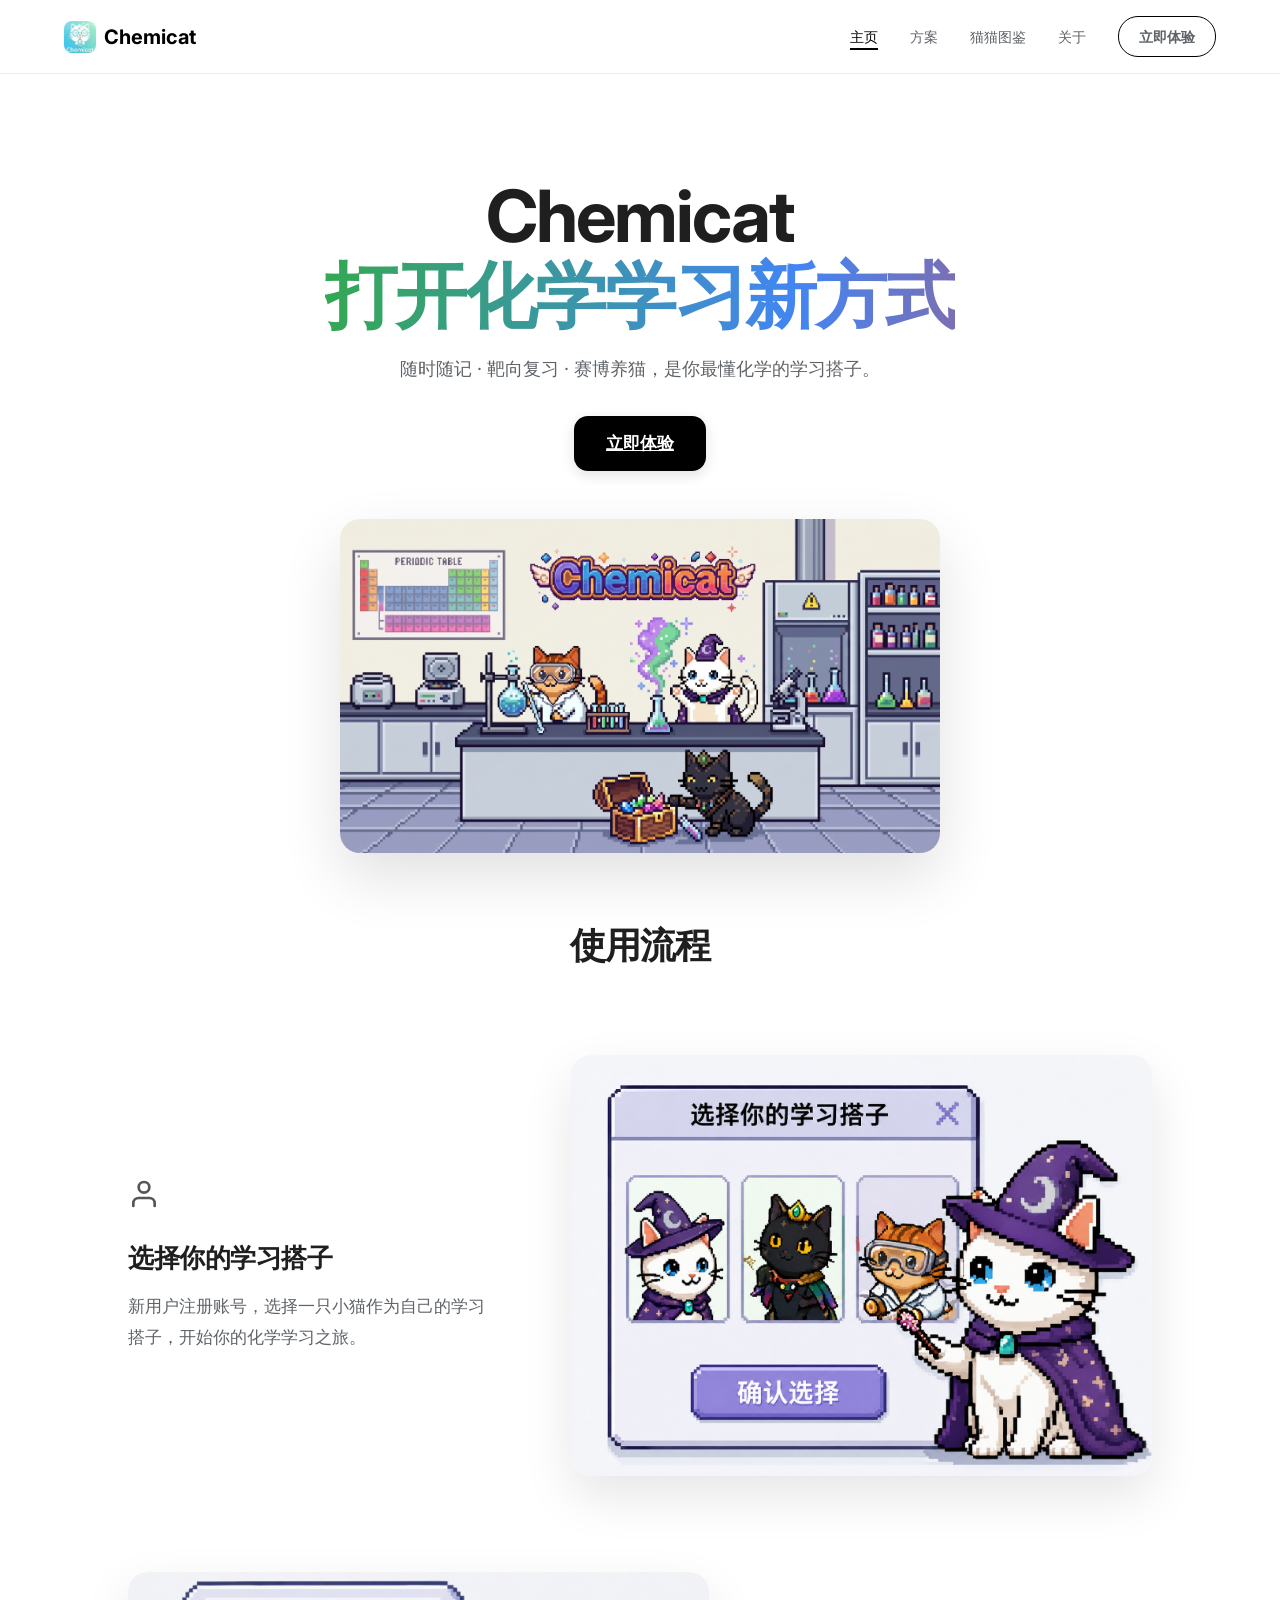
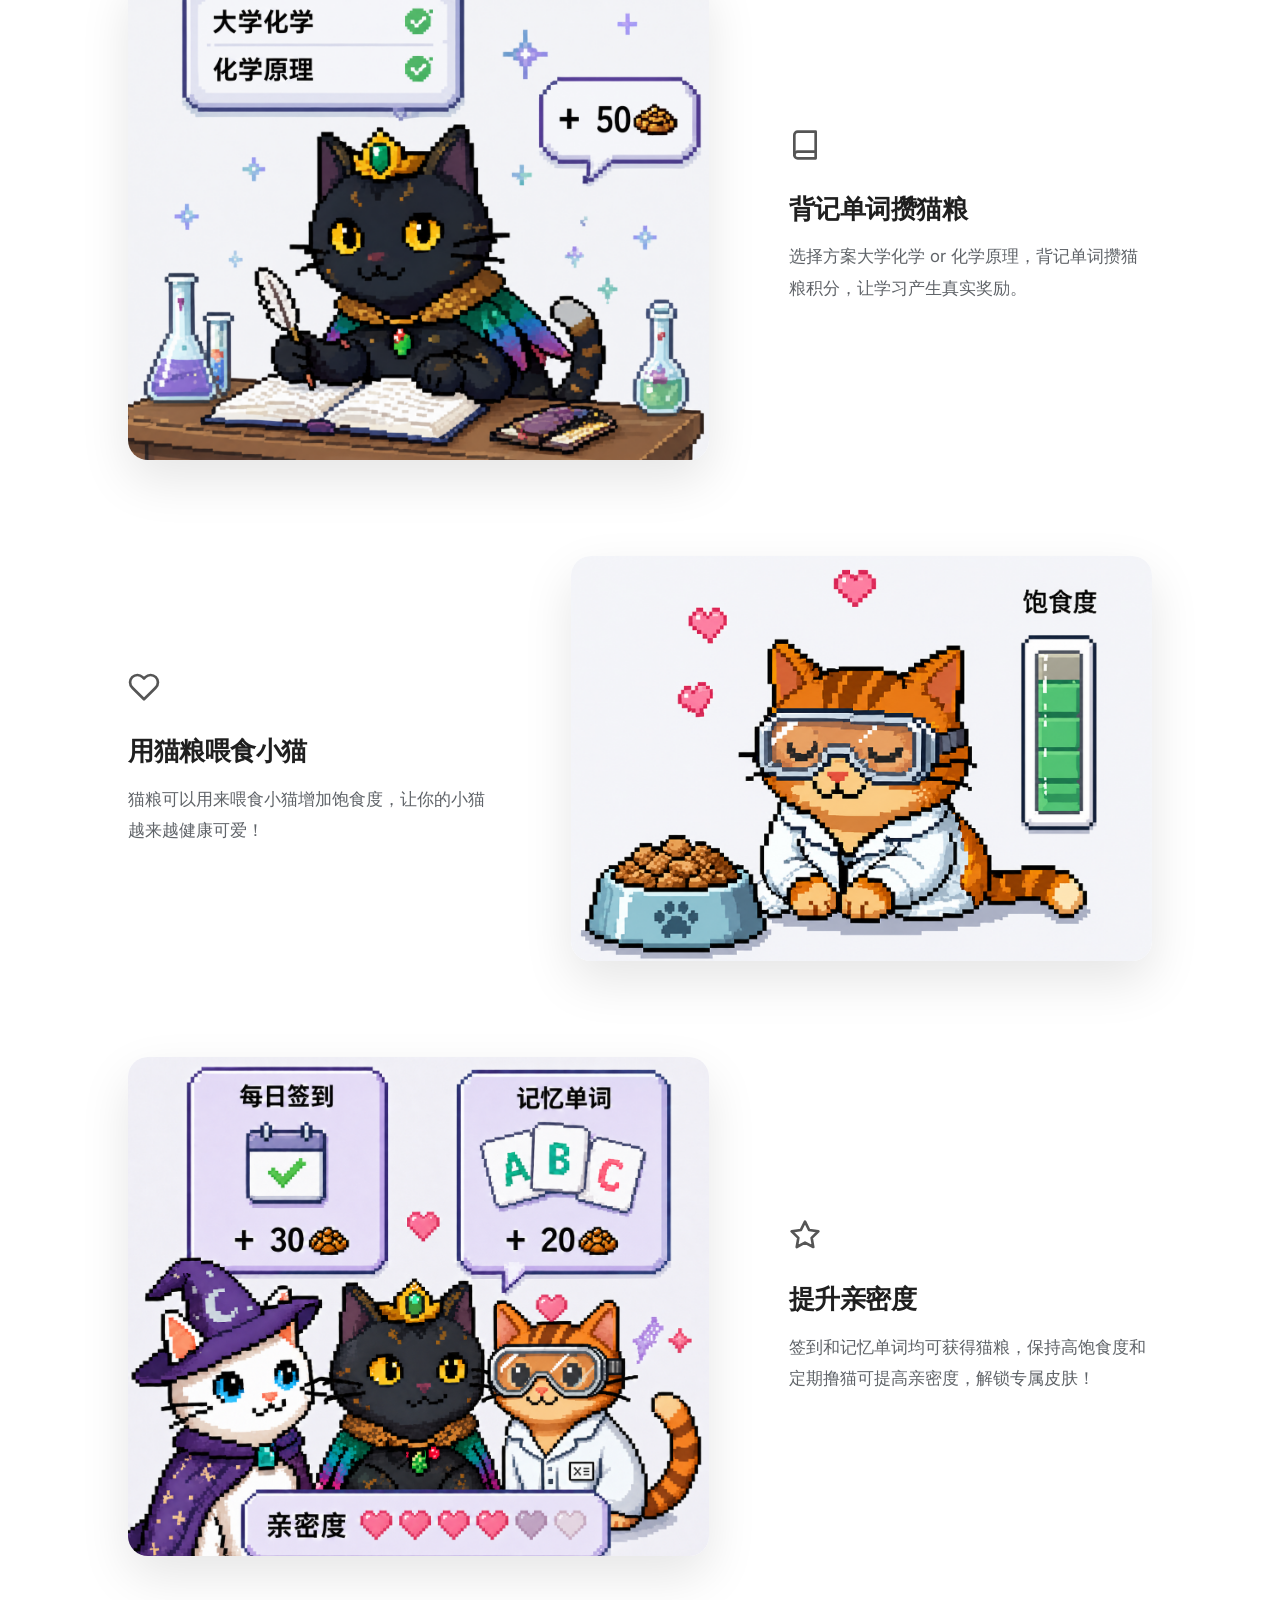
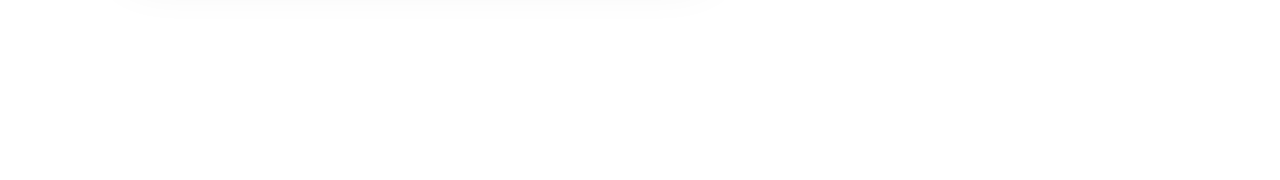
<file: index.html>
<!DOCTYPE html>
<html lang="zh-CN">

<head>
    <meta charset="UTF-8">
    <meta name="viewport" content="width=device-width, initial-scale=1.0">
    <title>Chemicat - 打开化学学习新方式</title>
    <meta name="description" content="Chemicat - 随时随记、靶向复习、赛博养猫，大化化原全覆盖的化学学习平台。">
    <link rel="preconnect" href="https://fonts.googleapis.com">
    <link rel="preconnect" href="https://fonts.gstatic.com" crossorigin>
    <link href="https://fonts.googleapis.com/css2?family=Inter:wght@400;500;600;700&display=swap" rel="stylesheet">
    <link rel="stylesheet" href="style.css">
</head>

<body>
    <header>
        <a href="index.html" class="logo">
            <img src="photo/icon.png" alt="Chemicat 图标" class="logo-img">
            Chemicat
        </a>
        <nav>
            <a class="active" href="index.html">主页</a>
            <a href="solutions.html">方案</a>
            <a href="cats.html">猫猫图鉴</a>
            <a href="about.html">关于</a>
            <a href="https://chemicat.vercel.app" class="btn-download">立即体验</a>
        </nav>
    </header>

    <main>
        <!-- Hero 区域 -->
        <section class="hero">
            <h1 class="animate">Chemicat<br><span class="gradient-text">打开化学学习新方式</span></h1>
            <p class="animate delay-1">随时随记 · 靶向复习 · 赛博养猫，是你最懂化学的学习搭子。</p>
            <a href="https://chemicat.vercel.app" class="btn-primary animate delay-2">立即体验</a>

            <div class="hero-theme-img animate delay-3">
                <img src="photo/theme.png" alt="Chemicat 主题图">
            </div>
        </section>


        <!-- 使用流程 -->
        <section class="feature-section">
            <h2 class="scroll-animate">使用流程</h2>

            <!-- 步骤 1 -->
            <div class="feature-grid scroll-animate">
                <div class="feature-content">
                    <div class="feature-icon">
                        <svg width="32" height="32" viewBox="0 0 24 24" fill="none" stroke="currentColor"
                            stroke-width="2" stroke-linecap="round" stroke-linejoin="round">
                            <path d="M20 21v-2a4 4 0 0 0-4-4H8a4 4 0 0 0-4 4v2"></path>
                            <circle cx="12" cy="7" r="4"></circle>
                        </svg>
                    </div>
                    <h3>选择你的学习搭子</h3>
                    <p>新用户注册账号，选择一只小猫作为自己的学习搭子，开始你的化学学习之旅。</p>
                </div>
                <div class="feature-image">
                    <img src="photo/1.png" alt="选择小猫学习搭子界面">
                </div>
            </div>

            <!-- 步骤 2 -->
            <div class="feature-grid scroll-animate alt-layout">
                <div class="feature-image">
                    <img src="photo/2.png" alt="添加学习方案界面">
                </div>
                <div class="feature-content">
                    <div class="feature-icon">
                        <svg width="32" height="32" viewBox="0 0 24 24" fill="none" stroke="currentColor"
                            stroke-width="2" stroke-linecap="round" stroke-linejoin="round">
                            <path d="M4 19.5A2.5 2.5 0 0 1 6.5 17H20"></path>
                            <path d="M6.5 2H20v20H6.5A2.5 2.5 0 0 1 4 19.5v-15A2.5 2.5 0 0 1 6.5 2z"></path>
                        </svg>
                    </div>
                    <h3>背记单词攒猫粮</h3>
                    <p>选择方案大学化学 or 化学原理，背记单词攒猫粮积分，让学习产生真实奖励。</p>
                </div>
            </div>

            <!-- 步骤 3 -->
            <div class="feature-grid scroll-animate">
                <div class="feature-content">
                    <div class="feature-icon">
                        <svg width="32" height="32" viewBox="0 0 24 24" fill="none" stroke="currentColor"
                            stroke-width="2" stroke-linecap="round" stroke-linejoin="round">
                            <path d="M20.84 4.61a5.5 5.5 0 0 0-7.78 0L12 5.67l-1.06-1.06a5.5 5.5 0 0 0-7.78 7.78l1.06 1.06L12 21.23l7.78-7.78 1.06-1.06a5.5 5.5 0 0 0 0-7.78z"></path>
                        </svg>
                    </div>
                    <h3>用猫粮喂食小猫</h3>
                    <p>猫粮可以用来喂食小猫增加饱食度，让你的小猫越来越健康可爱！</p>
                </div>
                <div class="feature-image">
                    <img src="photo/3.png" alt="用猫粮喂食小猫界面">
                </div>
            </div>

            <!-- 步骤 4 -->
            <div class="feature-grid scroll-animate alt-layout">
                <div class="feature-image">
                    <img src="photo/4.png" alt="签到与亲密度界面">
                </div>
                <div class="feature-content">
                    <div class="feature-icon">
                        <svg width="32" height="32" viewBox="0 0 24 24" fill="none" stroke="currentColor"
                            stroke-width="2" stroke-linecap="round" stroke-linejoin="round">
                            <polygon points="12 2 15.09 8.26 22 9.27 17 14.14 18.18 21.02 12 17.77 5.82 21.02 7 14.14 2 9.27 8.91 8.26 12 2"></polygon>
                        </svg>
                    </div>
                    <h3>提升亲密度</h3>
                    <p>签到和记忆单词均可获得猫粮，保持高饱食度和定期撸猫可提高亲密度，解锁专属皮肤！</p>
                </div>
            </div>
        </section>
    </main>

    <script src="main.js"></script>
</body>

</html>
</file>
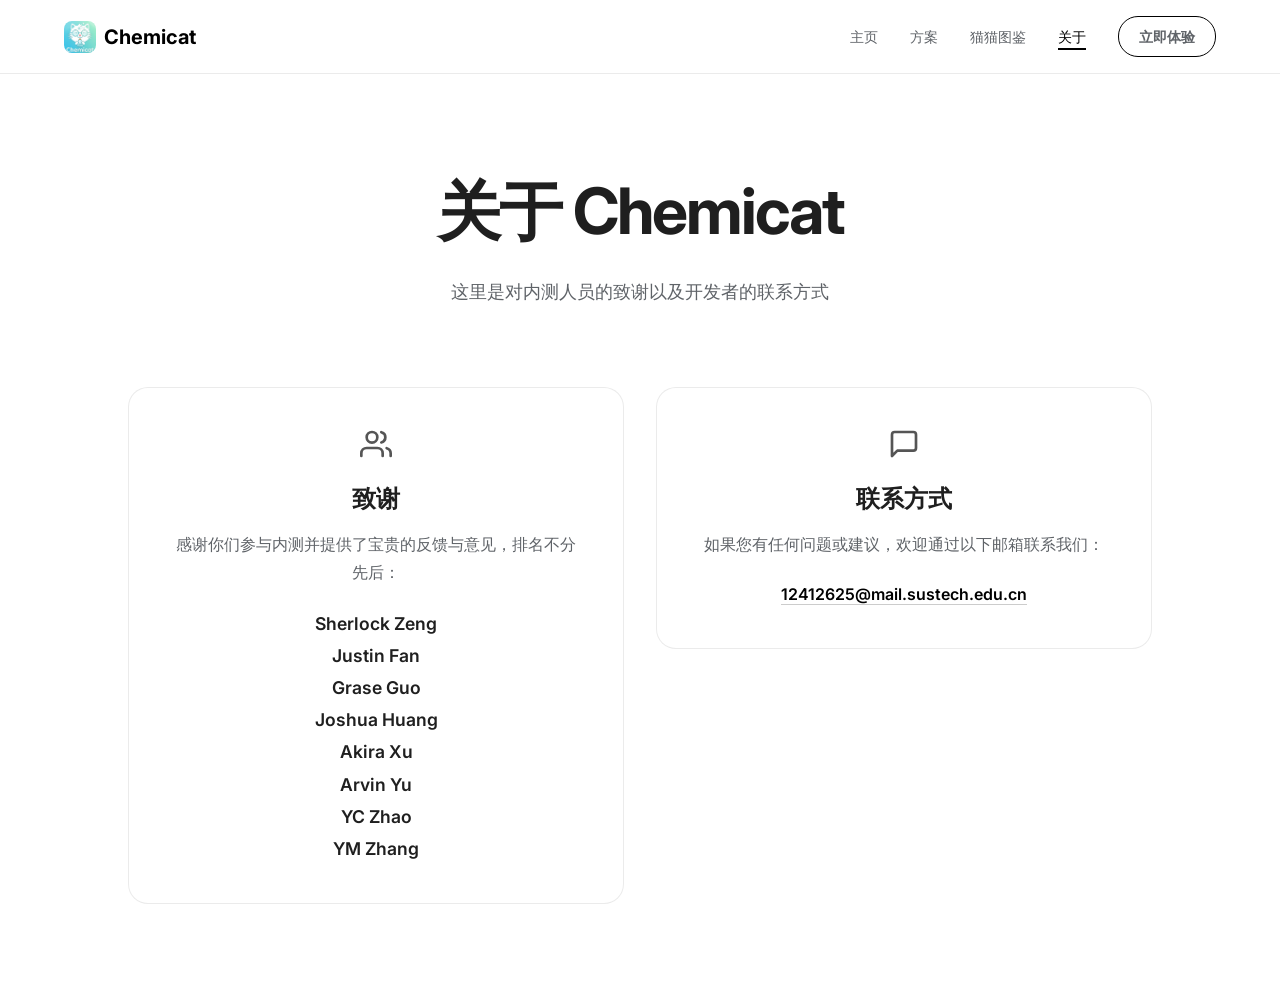
<file: about.html>
<!DOCTYPE html>
<html lang="zh-CN">

<head>
    <meta charset="UTF-8">
    <meta name="viewport" content="width=device-width, initial-scale=1.0">
    <title>关于 - Chemicat</title>
    <meta name="description" content="关于 Chemicat - 项目介绍、致谢与联系方式。">
    <link rel="preconnect" href="https://fonts.googleapis.com">
    <link rel="preconnect" href="https://fonts.gstatic.com" crossorigin>
    <link href="https://fonts.googleapis.com/css2?family=Inter:wght@400;500;600;700&display=swap" rel="stylesheet">
    <link rel="stylesheet" href="style.css">
</head>

<body>
    <header>
        <a href="index.html" class="logo">
            <img src="photo/icon.png" alt="Chemicat 图标" class="logo-img">
            Chemicat
        </a>
        <nav>
            <a href="index.html">主页</a>
            <a href="solutions.html">方案</a>
            <a href="cats.html">猫猫图鉴</a>
            <a class="active" href="about.html">关于</a>
            <a href="https://chemicat.vercel.app" class="btn-download">立即体验</a>
        </nav>
    </header>

    <main class="subpage">
        <section class="page-hero">
            <h1 class="animate">关于 Chemicat</h1>
            <p class="animate delay-1">这里是对内测人员的致谢以及开发者的联系方式</p>
        </section>

        <section class="about-grid">
            <article class="content-card scroll-animate text-center">
                <div class="about-icon">
                    <svg width="32" height="32" viewBox="0 0 24 24" fill="none" stroke="currentColor" stroke-width="2"
                        stroke-linecap="round" stroke-linejoin="round">
                        <path d="M17 21v-2a4 4 0 0 0-4-4H5a4 4 0 0 0-4 4v2"></path>
                        <circle cx="9" cy="7" r="4"></circle>
                        <path d="M23 21v-2a4 4 0 0 0-3-3.87"></path>
                        <path d="M16 3.13a4 4 0 0 1 0 7.75"></path>
                    </svg>
                </div>
                <h2>致谢</h2>
                <p>感谢你们参与内测并提供了宝贵的反馈与意见，排名不分先后：</p>
                <div class="thanks-list">
                    <span>Sherlock Zeng</span>
                    <span>Justin Fan</span>
                    <span>Grase Guo</span>
                    <span>Joshua Huang</span>
                    <span>Akira Xu</span>
                    <span>Arvin Yu</span>
                    <span>YC Zhao</span>
                    <span>YM Zhang</span>
                </div>
            </article>

            <article class="content-card scroll-animate text-center">
                <div class="about-icon">
                    <svg width="32" height="32" viewBox="0 0 24 24" fill="none" stroke="currentColor" stroke-width="2"
                        stroke-linecap="round" stroke-linejoin="round">
                        <path d="M21 15a2 2 0 0 1-2 2H7l-4 4V5a2 2 0 0 1 2-2h14a2 2 0 0 1 2 2z"></path>
                    </svg>
                </div>
                <h2>联系方式</h2>
                <p>
                    如果您有任何问题或建议，欢迎通过以下邮箱联系我们：
                </p>
                <a href="mailto:12412625@mail.sustech.edu.cn" class="contact-email">12412625@mail.sustech.edu.cn</a>
            </article>
        </section>
    </main>

    <script src="main.js"></script>
</body>

</html>
</file>
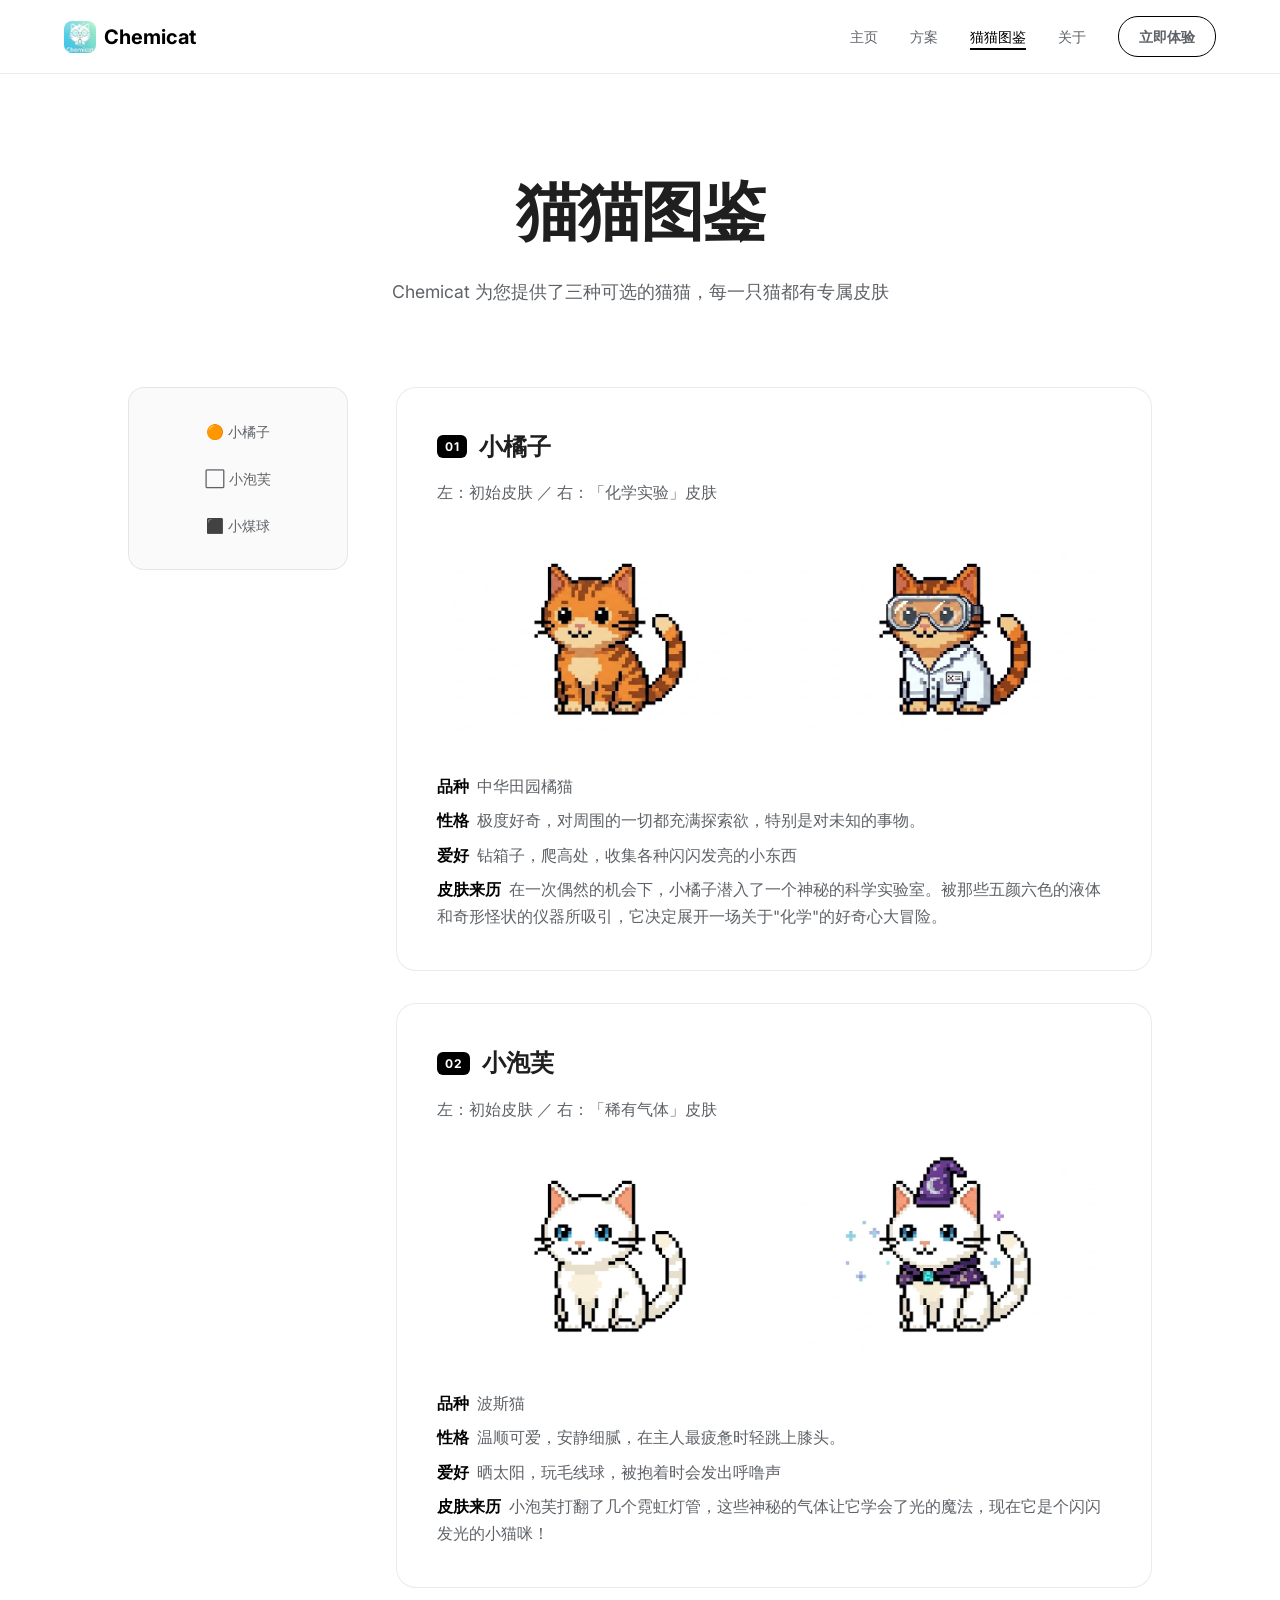
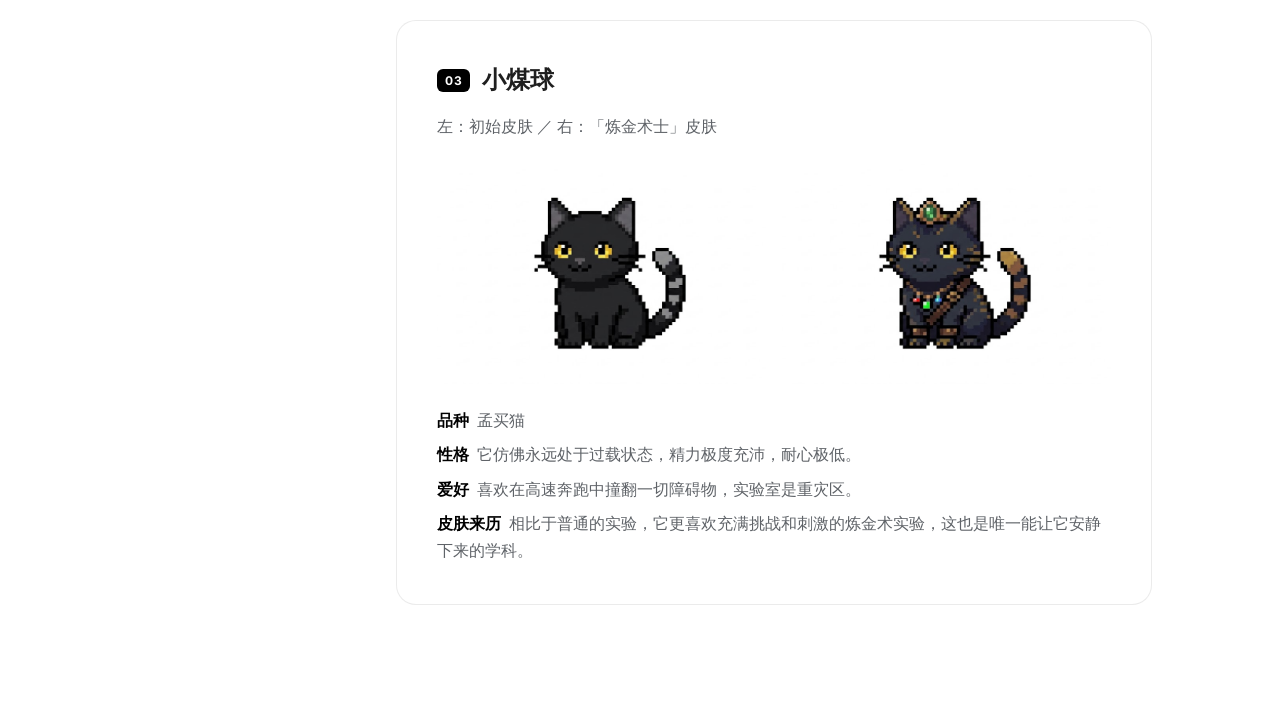
<file: cats.html>
<!DOCTYPE html>
<html lang="zh-CN">

<head>
    <meta charset="UTF-8">
    <meta name="viewport" content="width=device-width, initial-scale=1.0">
    <title>猫猫图鉴 - Chemicat</title>
    <meta name="description" content="Chemicat 猫猫图鉴 - 查看所有学习搭子、皮肤与亲密度成长故事。">
    <link rel="preconnect" href="https://fonts.googleapis.com">
    <link rel="preconnect" href="https://fonts.gstatic.com" crossorigin>
    <link href="https://fonts.googleapis.com/css2?family=Inter:wght@400;500;600;700&display=swap" rel="stylesheet">
    <link rel="stylesheet" href="style.css">
</head>

<body>
    <header>
        <a href="index.html" class="logo">
            <img src="photo/icon.png" alt="Chemicat 图标" class="logo-img">
            Chemicat
        </a>
        <nav>
            <a href="index.html">主页</a>
            <a href="solutions.html">方案</a>
            <a class="active" href="cats.html">猫猫图鉴</a>
            <a href="about.html">关于</a>
            <a href="https://chemicat.vercel.app" class="btn-download">立即体验</a>
        </nav>
    </header>

    <main class="subpage">
        <section class="page-hero">
            <h1 class="animate">猫猫图鉴</h1>
            <p class="animate delay-1">Chemicat 为您提供了三种可选的猫猫，每一只猫都有专属皮肤</p>
        </section>

        <section class="split-layout">
            <aside class="sidebar">
                <nav>
                    <a href="#cat-1">🟠 小橘子</a>
                    <a href="#cat-2">⬜ 小泡芙</a>
                    <a href="#cat-3">⬛ 小煤球</a>
                </nav>
            </aside>

            <div class="content-stack">
                <article class="content-card" id="cat-1">
                    <h2><span class="chapter-label">01</span> 小橘子</h2>
                    <p class="skin-label">左：初始皮肤 ／ 右：「化学实验」皮肤</p>
                    <div class="cat-gallery">
                        <img src="catphoto/orange_1.jpg" alt="橘猫图鉴 1">
                        <img src="catphoto/orange_2.jpg" alt="橘猫图鉴 2">
                    </div>
                    <div class="cat-info">
                        <div class="cat-info-item"><span class="label">品种</span>中华田园橘猫</div>
                        <div class="cat-info-item"><span class="label">性格</span>极度好奇，对周围的一切都充满探索欲，特别是对未知的事物。</div>
                        <div class="cat-info-item"><span class="label">爱好</span>钻箱子，爬高处，收集各种闪闪发亮的小东西</div>
                        <div class="cat-info-item"><span
                                class="label">皮肤来历</span>在一次偶然的机会下，小橘子潜入了一个神秘的科学实验室。被那些五颜六色的液体和奇形怪状的仪器所吸引，它决定展开一场关于"化学"的好奇心大冒险。
                        </div>
                    </div>
                </article>

                <article class="content-card" id="cat-2">
                    <h2><span class="chapter-label">02</span> 小泡芙</h2>
                    <p class="skin-label">左：初始皮肤 ／ 右：「稀有气体」皮肤</p>
                    <div class="cat-gallery">
                        <img src="catphoto/white_1.jpg" alt="白猫图鉴 1">
                        <img src="catphoto/white_2.jpg" alt="白猫图鉴 2">
                    </div>
                    <div class="cat-info">
                        <div class="cat-info-item"><span class="label">品种</span>波斯猫</div>
                        <div class="cat-info-item"><span class="label">性格</span>温顺可爱，安静细腻，在主人最疲惫时轻跳上膝头。</div>
                        <div class="cat-info-item"><span class="label">爱好</span>晒太阳，玩毛线球，被抱着时会发出呼噜声</div>
                        <div class="cat-info-item"><span
                                class="label">皮肤来历</span>小泡芙打翻了几个霓虹灯管，这些神秘的气体让它学会了光的魔法，现在它是个闪闪发光的小猫咪！</div>
                    </div>
                </article>

                <article class="content-card" id="cat-3">
                    <h2><span class="chapter-label">03</span> 小煤球</h2>
                    <p class="skin-label">左：初始皮肤 ／ 右：「炼金术士」皮肤</p>
                    <div class="cat-gallery">
                        <img src="catphoto/black_1.jpg" alt="黑猫图鉴 1">
                        <img src="catphoto/black_2.jpg" alt="黑猫图鉴 2">
                    </div>
                    <div class="cat-info">
                        <div class="cat-info-item"><span class="label">品种</span>孟买猫</div>
                        <div class="cat-info-item"><span class="label">性格</span>它仿佛永远处于过载状态，精力极度充沛，耐心极低。</div>
                        <div class="cat-info-item"><span class="label">爱好</span>喜欢在高速奔跑中撞翻一切障碍物，实验室是重灾区。</div>
                        <div class="cat-info-item"><span
                                class="label">皮肤来历</span>相比于普通的实验，它更喜欢充满挑战和刺激的炼金术实验，这也是唯一能让它安静下来的学科。</div>
                    </div>
                </article>
            </div>
        </section>
    </main>

    <script src="main.js"></script>
</body>

</html>
</file>
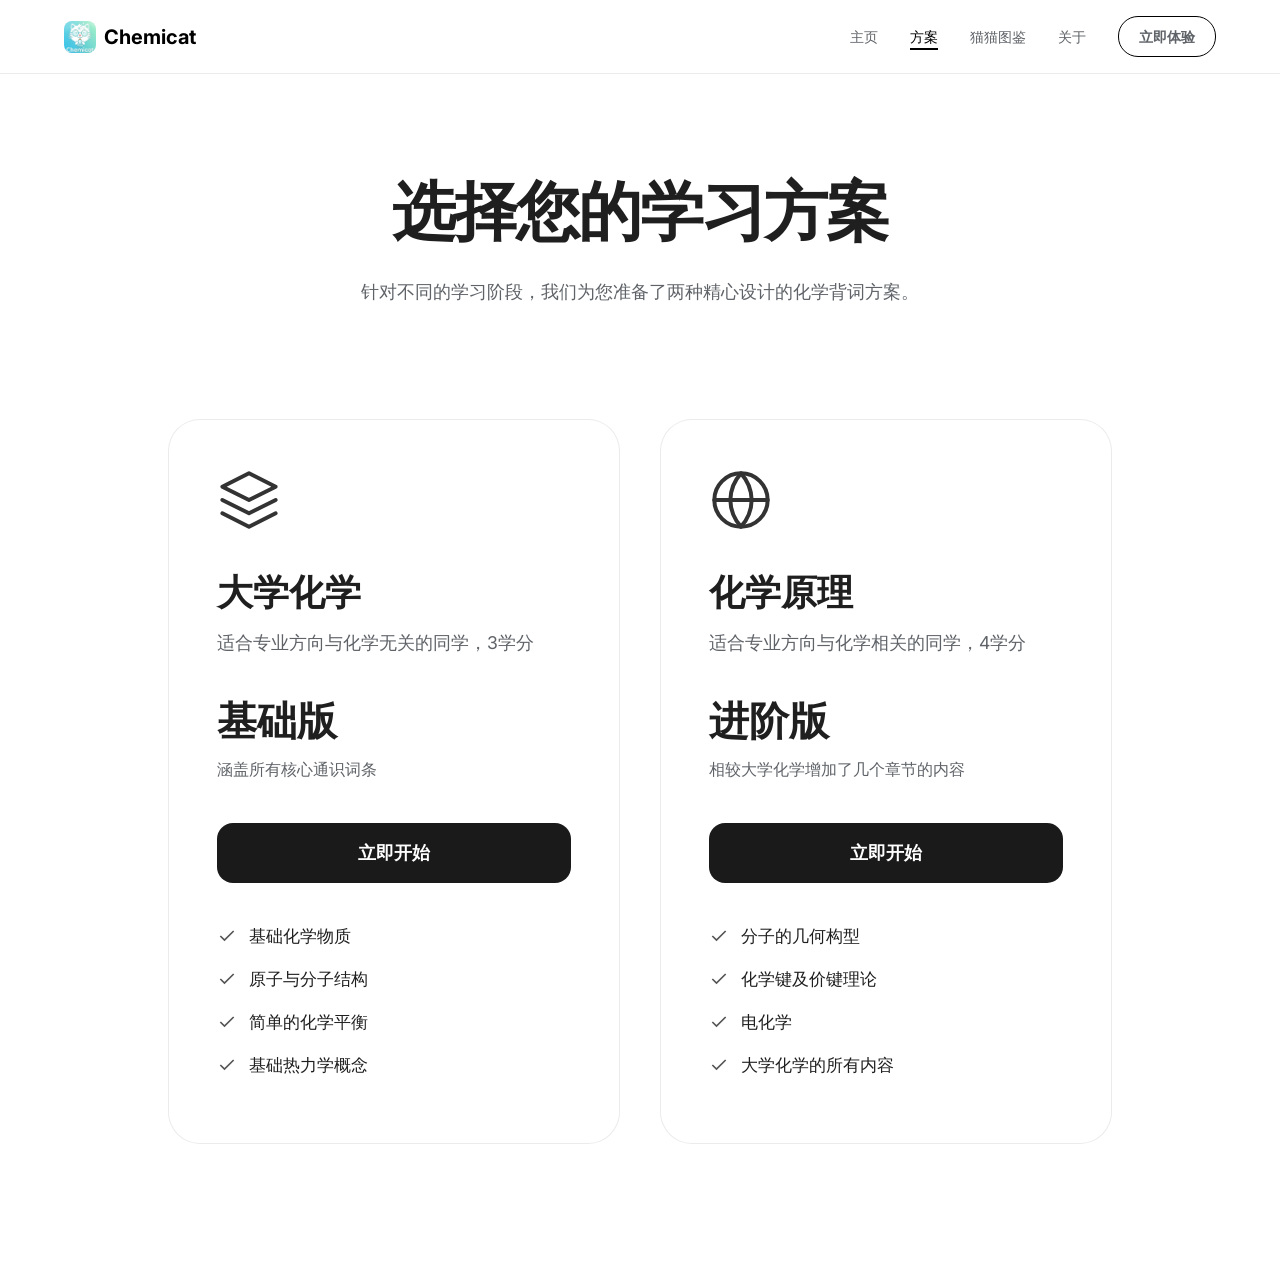
<file: solutions.html>
<!DOCTYPE html>
<html lang="zh-CN">

<head>
    <meta charset="UTF-8">
    <meta name="viewport" content="width=device-width, initial-scale=1.0">
    <title>方案 - Chemicat</title>
    <meta name="description" content="Chemicat 方案 - 大学化学与化学原理背词方案。">
    <link rel="preconnect" href="https://fonts.googleapis.com">
    <link rel="preconnect" href="https://fonts.gstatic.com" crossorigin>
    <link href="https://fonts.googleapis.com/css2?family=Inter:wght@400;500;600;700&display=swap" rel="stylesheet">
    <link rel="stylesheet" href="style.css">
</head>

<body>
    <header>
        <a href="index.html" class="logo">
            <img src="photo/icon.png" alt="Chemicat 图标" class="logo-img">
            Chemicat
        </a>
        <nav>
            <a href="index.html">主页</a>
            <a class="active" href="solutions.html">方案</a>
            <a href="cats.html">猫猫图鉴</a>
            <a href="about.html">关于</a>
            <a href="https://chemicat.vercel.app" class="btn-download">立即体验</a>
        </nav>
    </header>

    <main class="subpage">
        <section class="page-hero">
            <h1 class="animate">选择您的学习方案</h1>
            <p class="animate delay-1">针对不同的学习阶段，我们为您准备了两种精心设计的化学背词方案。</p>
        </section>

        <section class="solutions-grid animate delay-2">
            <!-- 大学化学 -->
            <div class="plan-card">
                <div class="plan-icon">
                    <svg viewBox="0 0 24 24" fill="none" stroke="currentColor" stroke-width="1.5" stroke-linecap="round"
                        stroke-linejoin="round">
                        <path d="M12 2L2 7l10 5 10-5-10-5zM2 17l10 5 10-5M2 12l10 5 10-5" />
                    </svg>
                </div>
                <h2>大学化学</h2>
                <p class="plan-desc">适合专业方向与化学无关的同学，3学分</p>
                <div class="plan-price">基础版</div>
                <div class="plan-price-sub">涵盖所有核心通识词条</div>
                <a href="https://chemicat.vercel.app" class="btn-plan">立即开始</a>
                <ul class="plan-features">
                    <li><svg viewBox="0 0 24 24" fill="none" stroke="currentColor" stroke-width="2">
                            <polyline points="20 6 9 17 4 12" />
                        </svg> 基础化学物质</li>
                    <li><svg viewBox="0 0 24 24" fill="none" stroke="currentColor" stroke-width="2">
                            <polyline points="20 6 9 17 4 12" />
                        </svg> 原子与分子结构</li>
                    <li><svg viewBox="0 0 24 24" fill="none" stroke="currentColor" stroke-width="2">
                            <polyline points="20 6 9 17 4 12" />
                        </svg> 简单的化学平衡</li>
                    <li><svg viewBox="0 0 24 24" fill="none" stroke="currentColor" stroke-width="2">
                            <polyline points="20 6 9 17 4 12" />
                        </svg> 基础热力学概念</li>
                </ul>
            </div>

            <!-- 化学原理 -->
            <div class="plan-card">
                <div class="plan-icon">
                    <svg viewBox="0 0 24 24" fill="none" stroke="currentColor" stroke-width="1.5" stroke-linecap="round"
                        stroke-linejoin="round">
                        <circle cx="12" cy="12" r="10" />
                        <line x1="2" y1="12" x2="22" y2="12" />
                        <path
                            d="M12 2a15.3 15.3 0 0 1 4 10 15.3 15.3 0 0 1-4 10 15.3 15.3 0 0 1-4-10 15.3 15.3 0 0 1 4-10z" />
                    </svg>
                </div>
                <h2>化学原理</h2>
                <p class="plan-desc">适合专业方向与化学相关的同学，4学分</p>
                <div class="plan-price">进阶版</div>
                <div class="plan-price-sub">相较大学化学增加了几个章节的内容</div>
                <a href="https://chemicat.vercel.app" class="btn-plan">立即开始</a>
                <ul class="plan-features">
                    <li><svg viewBox="0 0 24 24" fill="none" stroke="currentColor" stroke-width="2">
                            <polyline points="20 6 9 17 4 12" />
                        </svg> 分子的几何构型</li>
                    <li><svg viewBox="0 0 24 24" fill="none" stroke="currentColor" stroke-width="2">
                            <polyline points="20 6 9 17 4 12" />
                        </svg> 化学键及价键理论</li>
                    <li><svg viewBox="0 0 24 24" fill="none" stroke="currentColor" stroke-width="2">
                            <polyline points="20 6 9 17 4 12" />
                        </svg> 电化学</li>
                    <li><svg viewBox="0 0 24 24" fill="none" stroke="currentColor" stroke-width="2">
                            <polyline points="20 6 9 17 4 12" />
                        </svg> 大学化学的所有内容</li>
                </ul>
            </div>
        </section>
    </main>

    <script src="main.js"></script>
</body>

</html>
</file>
<file: style.css>
:root {
  --primary-color: #000;
  --text-color: #1f1f1f;
  --secondary-text: #5f6368;
  --bg-color: #fff;
  --border-color: rgba(0, 0, 0, 0.08);
  --card-bg: #fafafa;
  --font-family: 'Inter', -apple-system, BlinkMacSystemFont, 'Segoe UI', Roboto, sans-serif;
  --transition: all 0.3s cubic-bezier(0.4, 0, 0.2, 1);
  --radius: 20px;
}

* {
  margin: 0;
  padding: 0;
  box-sizing: border-box;
}

body {
  font-family: var(--font-family);
  color: var(--text-color);
  background-color: var(--bg-color);
  line-height: 1.6;
  overflow-x: hidden;
}

/* ============================================================
   HEADER / NAV
   ============================================================ */
header {
  position: fixed;
  top: 0;
  width: 100%;
  padding: 1rem 5%;
  display: flex;
  justify-content: space-between;
  align-items: center;
  background: rgba(255, 255, 255, 0.85);
  backdrop-filter: blur(12px);
  -webkit-backdrop-filter: blur(12px);
  z-index: 1000;
  border-bottom: 1px solid var(--border-color);
  transition: padding 0.3s ease, box-shadow 0.3s ease;
}

.logo {
  display: flex;
  align-items: center;
  gap: 8px;
  font-size: 1.25rem;
  font-weight: 700;
  color: #000;
  text-decoration: none;
}

.logo-img {
  width: 32px;
  height: 32px;
  border-radius: 8px;
  object-fit: cover;
}

nav {
  display: flex;
  align-items: center;
  gap: 2rem;
}

nav a {
  text-decoration: none;
  color: var(--secondary-text);
  font-size: 0.9rem;
  font-weight: 500;
  transition: var(--transition);
  position: relative;
}

nav a::after {
  content: '';
  position: absolute;
  bottom: -2px;
  left: 0;
  width: 0;
  height: 2px;
  background: #000;
  transition: width 0.25s ease;
}

nav a:hover,
nav a.active {
  color: #000;
}

nav a.active::after,
nav a:hover::after {
  width: 100%;
}

.btn-download {
  padding: 8px 20px;
  border: 1.5px solid #000;
  border-radius: 20px;
  background: transparent;
  font-family: var(--font-family);
  font-size: 0.9rem;
  font-weight: 600;
  cursor: pointer;
  transition: var(--transition);
}

.btn-download:hover {
  background: #000;
  color: #fff;
}

main {
  padding-top: 80px;
}

/* ============================================================
   HERO SECTION (index.html)
   ============================================================ */
.hero {
  padding: 6rem 10% 0;
  display: flex;
  flex-direction: column;
  align-items: center;
  text-align: center;
  min-height: unset;
  justify-content: center;
  gap: 0;
}

.hero-theme-img {
  width: min(600px, 80%);
  border-radius: var(--radius);
  overflow: hidden;
  box-shadow: 0 24px 60px rgba(0,0,0,0.12);
  margin-bottom: 0;
}

.hero-theme-img img {
  width: 100%;
  height: auto;
  display: block;
}

.hero h1 {
  font-size: clamp(2.5rem, 6vw, 4.5rem);
  font-weight: 700;
  letter-spacing: -2px;
  margin-bottom: 1.25rem;
  line-height: 1.1;
}

/* Flowing gradient text */
.gradient-text {
  background: linear-gradient(
    90deg,
    #34a853,
    #4285f4,
    #ea4335,
    #fbbc05,
    #34a853
  );
  background-size: 300% auto;
  -webkit-background-clip: text;
  -webkit-text-fill-color: transparent;
  background-clip: text;
  display: inline-block;
  animation: flow 5s linear infinite;
}

@keyframes flow {
  0%   { background-position: 0% center; }
  100% { background-position: 300% center; }
}

.hero p {
  font-size: 1.15rem;
  color: var(--secondary-text);
  max-width: 560px;
  margin-bottom: 2rem;
}

.btn-primary {
  padding: 14px 32px;
  background: #000;
  color: #fff;
  border: none;
  border-radius: 14px;
  font-family: var(--font-family);
  font-size: 1.05rem;
  font-weight: 600;
  cursor: pointer;
  transition: var(--transition);
  box-shadow: 0 4px 14px rgba(0,0,0,0.12);
  margin-bottom: 3rem;
}

.btn-primary:hover {
  transform: translateY(-2px);
  box-shadow: 0 8px 24px rgba(0,0,0,0.18);
  background: #222;
}



/* ============================================================
   FEATURE SECTION (index.html - steps)
   ============================================================ */
.feature-section {
  padding: 4rem 10% 8rem;
  display: flex;
  flex-direction: column;
  align-items: stretch;
  text-align: left;
  min-height: unset;
}

.feature-section > h2 {
  font-size: 2.25rem;
  font-weight: 700;
  margin-bottom: 5rem;
  text-align: center;
  letter-spacing: -1px;
}

/* Each feature row */
.feature-grid {
  display: grid;
  grid-template-columns: 1fr 1.6fr;
  gap: 5rem;
  align-items: center;
  margin-bottom: 6rem;
}

.feature-grid.alt-layout {
  grid-template-columns: 1.6fr 1fr;
}

.feature-grid.alt-layout .feature-content {
  order: 2;
}

.feature-grid.alt-layout .feature-image {
  order: 1;
}

.feature-content {
  max-width: 480px;
}

.feature-icon {
  margin-bottom: 1.25rem;
  color: #555;
}

.feature-content h3 {
  font-size: 1.6rem;
  font-weight: 700;
  margin-bottom: 0.75rem;
  letter-spacing: -0.5px;
}

.feature-content p {
  color: var(--secondary-text);
  font-size: 1.05rem;
  line-height: 1.85;
}

.feature-image {
  border-radius: var(--radius);
  overflow: hidden;
  box-shadow: 0 20px 50px rgba(0,0,0,0.1);
  transition: transform 0.4s ease, box-shadow 0.4s ease;
}

.feature-image img {
  width: 100%;
  height: auto;
  display: block;
}

.feature-image:hover {
  transform: translateY(-4px);
  box-shadow: 0 28px 60px rgba(0,0,0,0.15);
}

/* ============================================================
   SUBPAGES (vocabulary, cats, about)
   ============================================================ */
main.subpage {
  padding-top: 80px;
}

.page-hero {
  padding: 5rem 10% 3rem;
  text-align: center;
  display: flex;
  flex-direction: column;
  align-items: center;
  min-height: unset;
}

.page-hero h1 {
  font-size: clamp(2.5rem, 6vw, 4rem);
  font-weight: 700;
  letter-spacing: -2px;
  margin-bottom: 1rem;
}

.page-hero p {
  font-size: 1.1rem;
  color: var(--secondary-text);
  max-width: 600px;
}

/* Split layout: sidebar + content */
.split-layout {
  display: grid;
  grid-template-columns: 220px 1fr;
  gap: 3rem;
  padding: 2rem 10% 6rem;
  align-items: start;
  min-height: unset;
}

.sidebar {
  position: sticky;
  top: 100px;
  background: var(--card-bg);
  border: 1px solid var(--border-color);
  border-radius: 16px;
  padding: 1.5rem;
}

.sidebar nav {
  display: flex;
  flex-direction: column;
  gap: 0.5rem;
}

.sidebar nav a {
  text-decoration: none;
  color: var(--secondary-text);
  font-size: 0.9rem;
  font-weight: 500;
  padding: 0.5rem 0.75rem;
  border-radius: 8px;
  transition: var(--transition);
}

.sidebar nav a::after {
  display: none;
}

.sidebar nav a:hover {
  color: #000;
  background: rgba(0,0,0,0.05);
}

.content-stack {
  display: flex;
  flex-direction: column;
  gap: 2rem;
}

/* Content cards */
.content-card {
  background: #fff;
  border: 1px solid var(--border-color);
  border-radius: var(--radius);
  padding: 2.5rem;
  transition: var(--transition);
}

.content-card:hover {
  box-shadow: 0 8px 32px rgba(0,0,0,0.07);
  transform: translateY(-2px);
}

.content-card h2 {
  font-size: 1.5rem;
  font-weight: 700;
  margin-bottom: 0.75rem;
  display: flex;
  align-items: center;
  gap: 0.75rem;
}

.content-card p {
  color: var(--secondary-text);
  font-size: 1rem;
  line-height: 1.75;
  margin-bottom: 1.5rem;
}

.chapter-label {
  font-size: 0.75rem;
  font-weight: 700;
  background: #000;
  color: #fff;
  padding: 2px 8px;
  border-radius: 6px;
  letter-spacing: 0.05em;
}

/* Vocab tiles */
.vocab-grid {
  display: flex;
  flex-wrap: wrap;
  gap: 0.75rem;
  margin-top: 0.5rem;
}

.vocab-tile {
  padding: 8px 16px;
  background: #f4f4f5;
  border-radius: 8px;
  font-size: 0.9rem;
  font-weight: 500;
  color: #333;
  transition: var(--transition);
  cursor: default;
}

.vocab-tile:hover {
  background: #000;
  color: #fff;
}

/* Cat gallery */
.skin-label {
  font-size: 0.875rem;
  color: var(--secondary-text);
  margin-bottom: 1rem;
}

.cat-gallery {
  display: grid;
  grid-template-columns: 1fr 1fr;
  gap: 1rem;
  margin-bottom: 1.5rem;
}

.cat-gallery img {
  width: 100%;
  height: 220px;
  object-fit: cover;
  border-radius: 12px;
  display: block;
  transition: transform 0.3s ease;
}

.cat-gallery img:hover {
  transform: scale(1.03);
}

.cat-info {
  display: flex;
  flex-direction: column;
  gap: 0.5rem;
}

.cat-info-item {
  font-size: 0.975rem;
  color: var(--secondary-text);
  line-height: 1.7;
}

.cat-info-item .label {
  font-weight: 700;
  color: #000;
  margin-right: 0.5rem;
}

/* About page */
.about-grid {
  padding: 2rem 10% 6rem;
  display: grid;
  grid-template-columns: 1fr 1fr;
  gap: 2rem;
  align-items: start;
  min-height: unset;
}

.about-icon {
  margin-bottom: 1.25rem;
  color: #555;
}

.text-center {
  text-align: center;
}

.text-center .about-icon {
  display: flex;
  justify-content: center;
}

.text-center h2 {
  justify-content: center;
}

.thanks-list {
  display: flex;
  flex-direction: column;
  align-items: center;
  gap: 0.25rem;
  margin-top: 1.5rem;
}

.thanks-list span {
  font-weight: 600;
  color: var(--text-color);
  font-size: 1.1rem;
}

.contact-email {
  font-weight: 600;
  color: #000;
  text-decoration: none;
  border-bottom: 1px solid rgba(0,0,0,0.2);
  transition: var(--transition);
}

.contact-email:hover {
  border-bottom-color: #000;
}

/* ============================================================
   ANIMATIONS
   ============================================================ */
@keyframes fadeInUp {
  from {
    opacity: 0;
    transform: translateY(24px);
  }
  to {
    opacity: 1;
    transform: translateY(0);
  }
}

.animate {
  opacity: 0;
  animation: fadeInUp 0.8s ease forwards;
}

.delay-1 { animation-delay: 0.15s; }
.delay-2 { animation-delay: 0.3s; }
.delay-3 { animation-delay: 0.45s; }

/* scroll-triggered (added class via JS) */
.scroll-animate {
  opacity: 0;
  transform: translateY(24px);
  transition: opacity 0.7s ease, transform 0.7s ease;
}

.scroll-animate.visible {
  opacity: 1;
  transform: translateY(0);
}

/* ============================================================
   RESPONSIVE
   ============================================================ */
@media (max-width: 1024px) {
  .feature-grid,
  .feature-grid.alt-layout {
    grid-template-columns: 1fr;
    gap: 2.5rem;
  }

  .feature-grid.alt-layout .feature-content,
  .feature-grid.alt-layout .feature-image {
    order: unset;
  }

  .feature-content {
    max-width: 100%;
    text-align: center;
  }

  .feature-icon {
    display: flex;
    justify-content: center;
  }
}

@media (max-width: 768px) {
  nav {
    gap: 1rem;
  }

  .social-icons {
    display: none;
  }

  .split-layout {
    grid-template-columns: 1fr;
  }

  .sidebar {
    position: static;
  }

  .sidebar nav {
    flex-direction: row;
    flex-wrap: wrap;
  }

  .about-grid {
    grid-template-columns: 1fr;
  }

  .cat-gallery {
    grid-template-columns: 1fr;
  }
}

/* ============================================================
   SOLUTIONS PAGE (solutions.html)
   ============================================================ */
.solutions-grid {
  display: grid;
  grid-template-columns: repeat(auto-fit, minmax(350px, 1fr));
  gap: 2.5rem;
  padding: 4rem 10% 8rem;
  max-width: 1200px;
  margin: 0 auto;
}

.plan-card {
  background: #fff;
  border: 1px solid var(--border-color);
  border-radius: 32px;
  padding: 3rem;
  display: flex;
  flex-direction: column;
  transition: var(--transition);
}

.plan-card:hover {
  border-color: #000;
  box-shadow: 0 12px 40px rgba(0,0,0,0.05);
}

.plan-icon {
  width: 64px;
  height: 64px;
  margin-bottom: 2rem;
  color: #333;
}

.plan-card h2 {
  font-size: 2.25rem;
  font-weight: 700;
  margin-bottom: 0.5rem;
  font-family: var(--font-family);
}

.plan-desc {
  font-size: 1.1rem;
  color: var(--secondary-text);
  margin-bottom: 2rem;
}

.plan-price {
  font-size: 2.5rem;
  font-weight: 700;
  margin-bottom: 0.25rem;
}

.plan-price-sub {
  font-size: 1rem;
  color: var(--secondary-text);
  margin-bottom: 2.5rem;
}

.btn-plan {
  width: 100%;
  padding: 1rem;
  background: #1a1a1a;
  color: #fff;
  border: none;
  border-radius: 16px;
  font-size: 1.1rem;
  font-weight: 600;
  cursor: pointer;
  transition: var(--transition);
  margin-bottom: 2.5rem;
  text-align: center;
  text-decoration: none;
}

.btn-plan:hover {
  background: #000;
  transform: translateY(-2px);
}

.plan-features {
  list-style: none;
}

.plan-features li {
  font-size: 1.05rem;
  color: var(--text-color);
  margin-bottom: 1rem;
  display: flex;
  align-items: flex-start;
  gap: 0.75rem;
}

.plan-features li svg {
  width: 20px;
  height: 20px;
  color: #555;
  margin-top: 3px;
  flex-shrink: 0;
}
</file>
